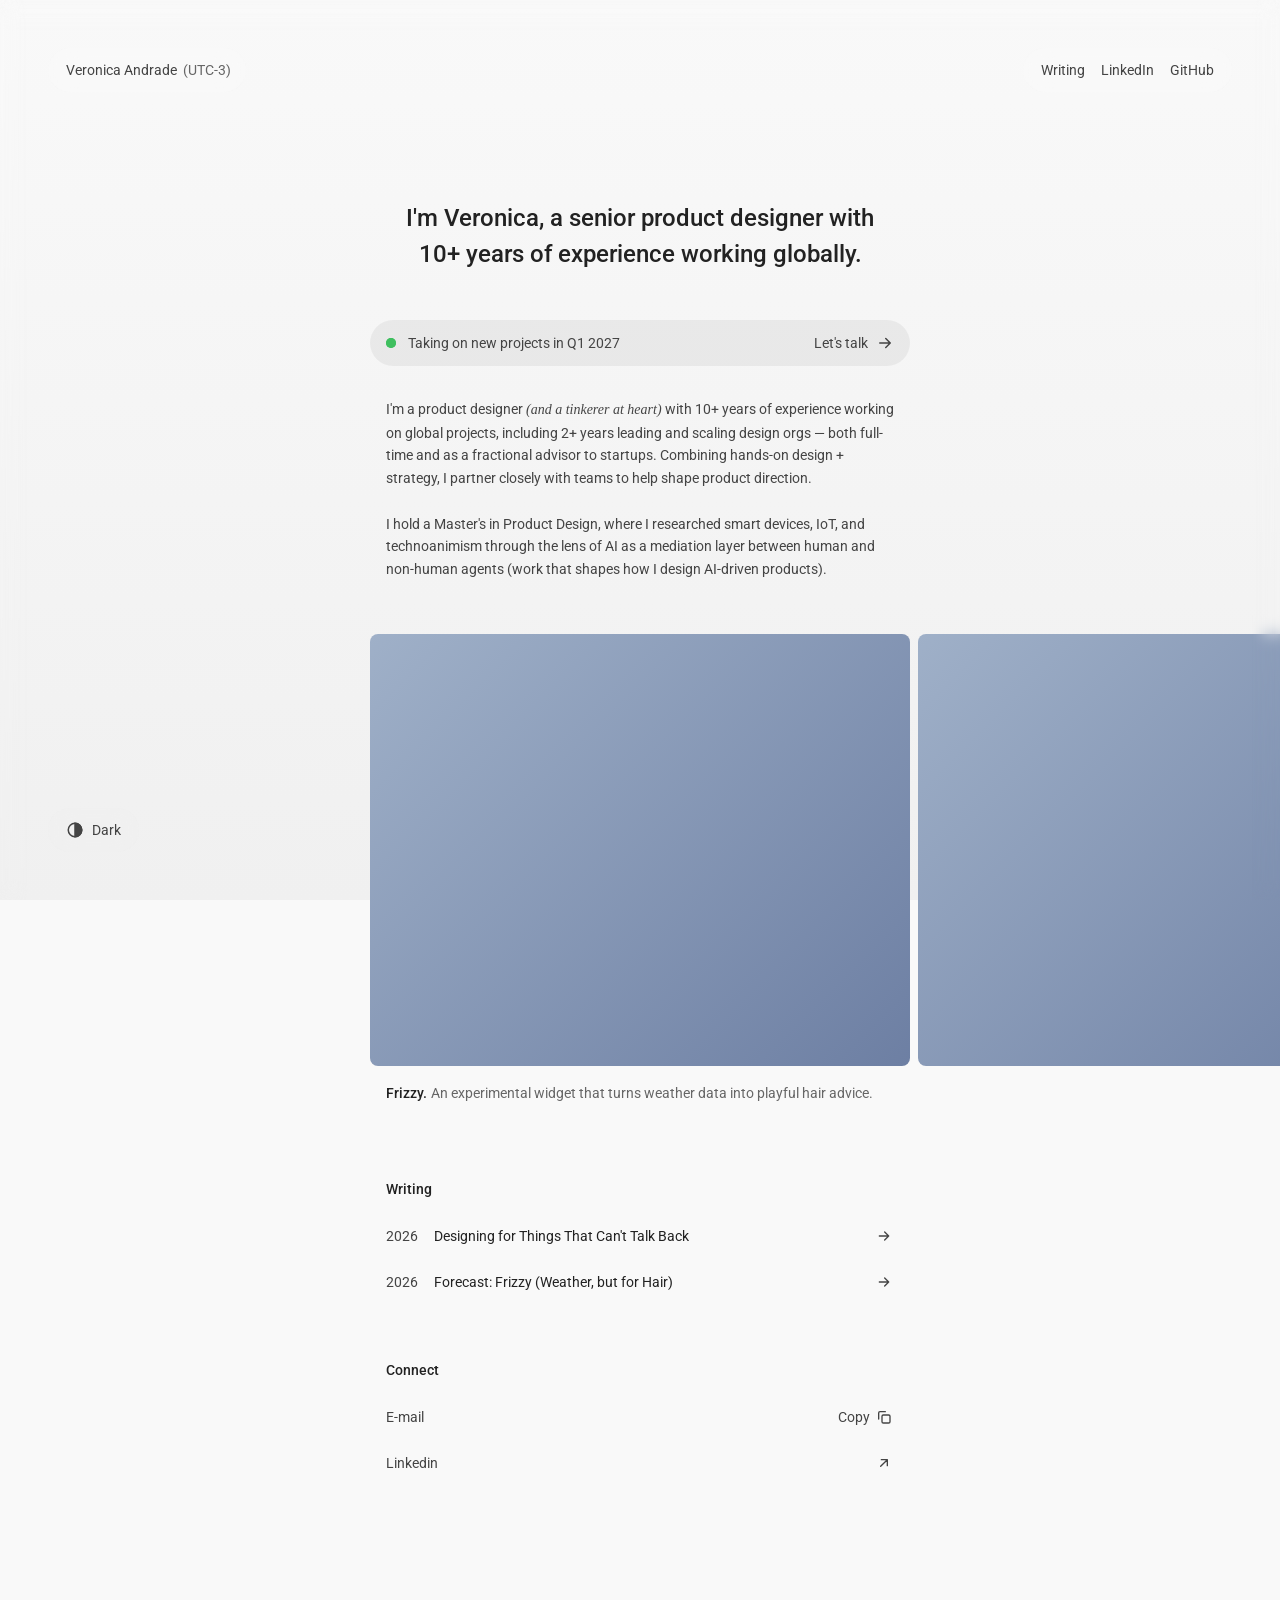
<file: index.html>
<!DOCTYPE html>
<html lang="en" data-theme="light">
<head>
<script async src="https://www.googletagmanager.com/gtag/js?id=G-G5YCJG9SKV"></script>
<script>
  window.dataLayer = window.dataLayer || [];
  function gtag(){dataLayer.push(arguments);}
  gtag('js', new Date());

  gtag('config', 'G-G5YCJG9SKV');
</script>  
<meta charset="UTF-8">
<meta name="viewport" content="width=device-width, initial-scale=1, viewport-fit=cover">
<meta property="og:title" content="Veronica Andrade — Senior Product Designer">
<meta property="og:image" content="https://veronicaandrd.github.io/hello/assets/thumb01.png">
<title>Veronica Andrade — Senior Product Designer</title>
<link rel="preconnect" href="https://fonts.googleapis.com">
<link rel="preconnect" href="https://fonts.gstatic.com" crossorigin>
<link href="https://fonts.googleapis.com/css2?family=Roboto:ital,wght@0,400;0,500;0,700;1,400&display=swap" rel="stylesheet">
<link rel="stylesheet" href="css/styles.css">
<script>try{var t=localStorage.getItem("theme");if(t)document.documentElement.dataset.theme=t}catch(e){}</script>
</head>
<body>

<div class="edge t"></div><div class="edge l"></div><div class="edge r"></div>

<!-- Fixed header -->
<div class="pill pill-name reveal" style="--i:0">
  <a href="/" id="home" aria-label="Veronica Andrade — home">Veronica Andrade</a>
  <span class="tz" tabindex="0" aria-label="Local time in UTC-3">
    <span class="utc">(UTC-3)</span><span class="time" id="time">--:--</span>
  </span>
</div>
<nav class="pill pill-nav reveal" style="--i:0" aria-label="Main">
  <a href="#writing">Writing</a>
  <a href="https://www.linkedin.com/in/veronica-andrade-649806123/" target="_blank" rel="noopener">LinkedIn</a>
  <a href="https://github.com/veronicaandrd" target="_blank" rel="noopener">GitHub</a>
</nav>

<!-- Fixed footer controls -->
<div class="pill pill-theme reveal" style="--i:6">
  <button id="theme" type="button" aria-label="Switch color theme">
    <svg width="18" height="18" viewBox="0 0 24 24" fill="none" stroke="currentColor" stroke-width="2"><circle cx="12" cy="12" r="9"/><path d="M12 3a9 9 0 0 1 0 18z" fill="currentColor"/></svg>
    <span id="theme-label">Dark</span>
  </button>
</div>
<div class="pill pill-top" id="top">
  <button type="button" id="top-btn">Top
    <svg width="16" height="16" viewBox="0 0 24 24" fill="none" stroke="currentColor" stroke-width="2" stroke-linecap="round" stroke-linejoin="round"><path d="M12 19V5M5 12l7-7 7 7"/></svg>
  </button>
</div>

<main>
  <div class="col">
    <h2 class="reveal" style="--i:1">I'm Veronica, a senior product designer with 10+ years of experience working globally.</h1>

    <a class="banner reveal" style="--i:2" href="#contact">
      <span class="status"><span class="dot"></span>Taking on new projects in Q1 2027</span>
      <span class="cta">Let's talk
        <svg width="18" height="18" viewBox="0 0 24 24" fill="none" stroke="currentColor" stroke-width="2" stroke-linecap="round" stroke-linejoin="round"><path d="M5 12h14M13 6l6 6-6 6"/></svg>
      </span>
    </a>

    <div class="intro inset reveal" style="--i:3">
      <p>I'm a product designer <em>(and a tinkerer at heart)</em> with 10+ years of experience working on global projects, including 2+ years leading and scaling design orgs — both full-time and as a fractional advisor to startups. Combining hands-on design + strategy, I partner closely with teams to help shape product direction.</p>
      <p>I hold a Master's in Product Design, where I researched smart devices, IoT, and technoanimism through the lens of AI as a mediation layer between human and non-human agents (work that shapes how I design AI-driven products).</p>
    </div>
  </div>

  <div class="carousel reveal" style="--i:4">
    <div class="track" id="track">
      <a href="https://veronicaandrd.github.io/hello/writing/forecast-frizzy-weather-but-for-hair.html">
      <figure class="slide" style="--w:455px"
        data-title="Frizzy."
        data-caption="An experimental widget that turns weather data into playful hair advice.">
        <video src="assets/frizzy02.mp4" autoplay muted loop playsinline></video>
      </figure>
      </a>
      <a href="https://veronicaandrd.github.io/hello/writing/designing-for-things-that-cant-talk-back.html">
      <figure class="slide" style="--w:496px"
        data-title="Basilio."
        data-caption="Exploring technoanimism through AI-mediated smart devices.">
        <video src="assets/basilio02.mp4" autoplay muted loop playsinline></video>
      </figure>
      </a>
      <figure class="slide not-allowed" style="--w:520px"
        data-title="IBM."
        data-caption="Unlocking revenue potential with AI-Powered deal insights.">
        <video src="assets/enterprise01.mp4" autoplay muted loop playsinline></video>
      </figure>
      <figure class="slide not-allowed" style="--w:520px"
        data-title="Domotica."
        data-caption="A research-driven exploration of sustainable home energy.">
        <img src="assets/glass.png"></video>
      </figure>
      <figure class="slide not-allowed" style="--w:520px"
        data-title="A Prompt a Day."
        data-caption="Daily guided journaling, one prompt at a time.">
        <img src="assets/prompts.png"></video>
      </figure>
    </div>
    <div class="col inset">
      <p class="caption" id="caption" aria-live="polite"></p>
    </div>
  </div>

  <div class="col">
    <section class="block reveal" style="--i:5" id="writing">
      <h3 class="inset">Writing</h3>
      <a class="row" href="./writing/designing-for-things-that-cant-talk-back.html">
        <span class="l"><i>2026</i>Designing for Things That Can't Talk Back</span>
        <span class="r"><svg viewBox="0 0 24 24" fill="none" stroke="currentColor" stroke-width="2" stroke-linecap="round" stroke-linejoin="round"><path d="M5 12h14M13 6l6 6-6 6"/></svg></span>
      </a>
      <a class="row" href="./writing/forecast-frizzy-weather-but-for-hair.html">
        <span class="l"><i>2026</i>Forecast: Frizzy (Weather, but for Hair)</span>
        <span class="r"><svg viewBox="0 0 24 24" fill="none" stroke="currentColor" stroke-width="2" stroke-linecap="round" stroke-linejoin="round"><path d="M5 12h14M13 6l6 6-6 6"/></svg></span>
      </a>
    </section>

    <section class="block reveal" style="--i:5" id="contact">
      <h3 class="inset">Connect</h3>
      <button class="row" type="button" id="copy" data-email="veronicaandrd@gmail.com">
        <span>E-mail</span>
        <span class="r"><span id="copy-label">Copy</span>
          <svg id="copy-icon" viewBox="0 0 24 24" fill="none" stroke="currentColor" stroke-width="2" stroke-linecap="round" stroke-linejoin="round"><rect x="9" y="9" width="12" height="12" rx="2"/><path d="M4 15V6a2 2 0 0 1 2-2h8"/></svg>
        </span>
      </button>
      <a class="row ext" href="https://www.linkedin.com/in/veronica-andrade-649806123/" target="_blank" rel="noopener">
        <span>Linkedin</span>
        <span class="r"><svg viewBox="0 0 24 24" fill="none" stroke="currentColor" stroke-width="2" stroke-linecap="round" stroke-linejoin="round"><path d="M7 17 17 7M8 7h9v9"/></svg></span>
      </a>
    </section>
  </div>
</main>

<script src="js/main.js" defer></script>
</body>
</html>
</file>
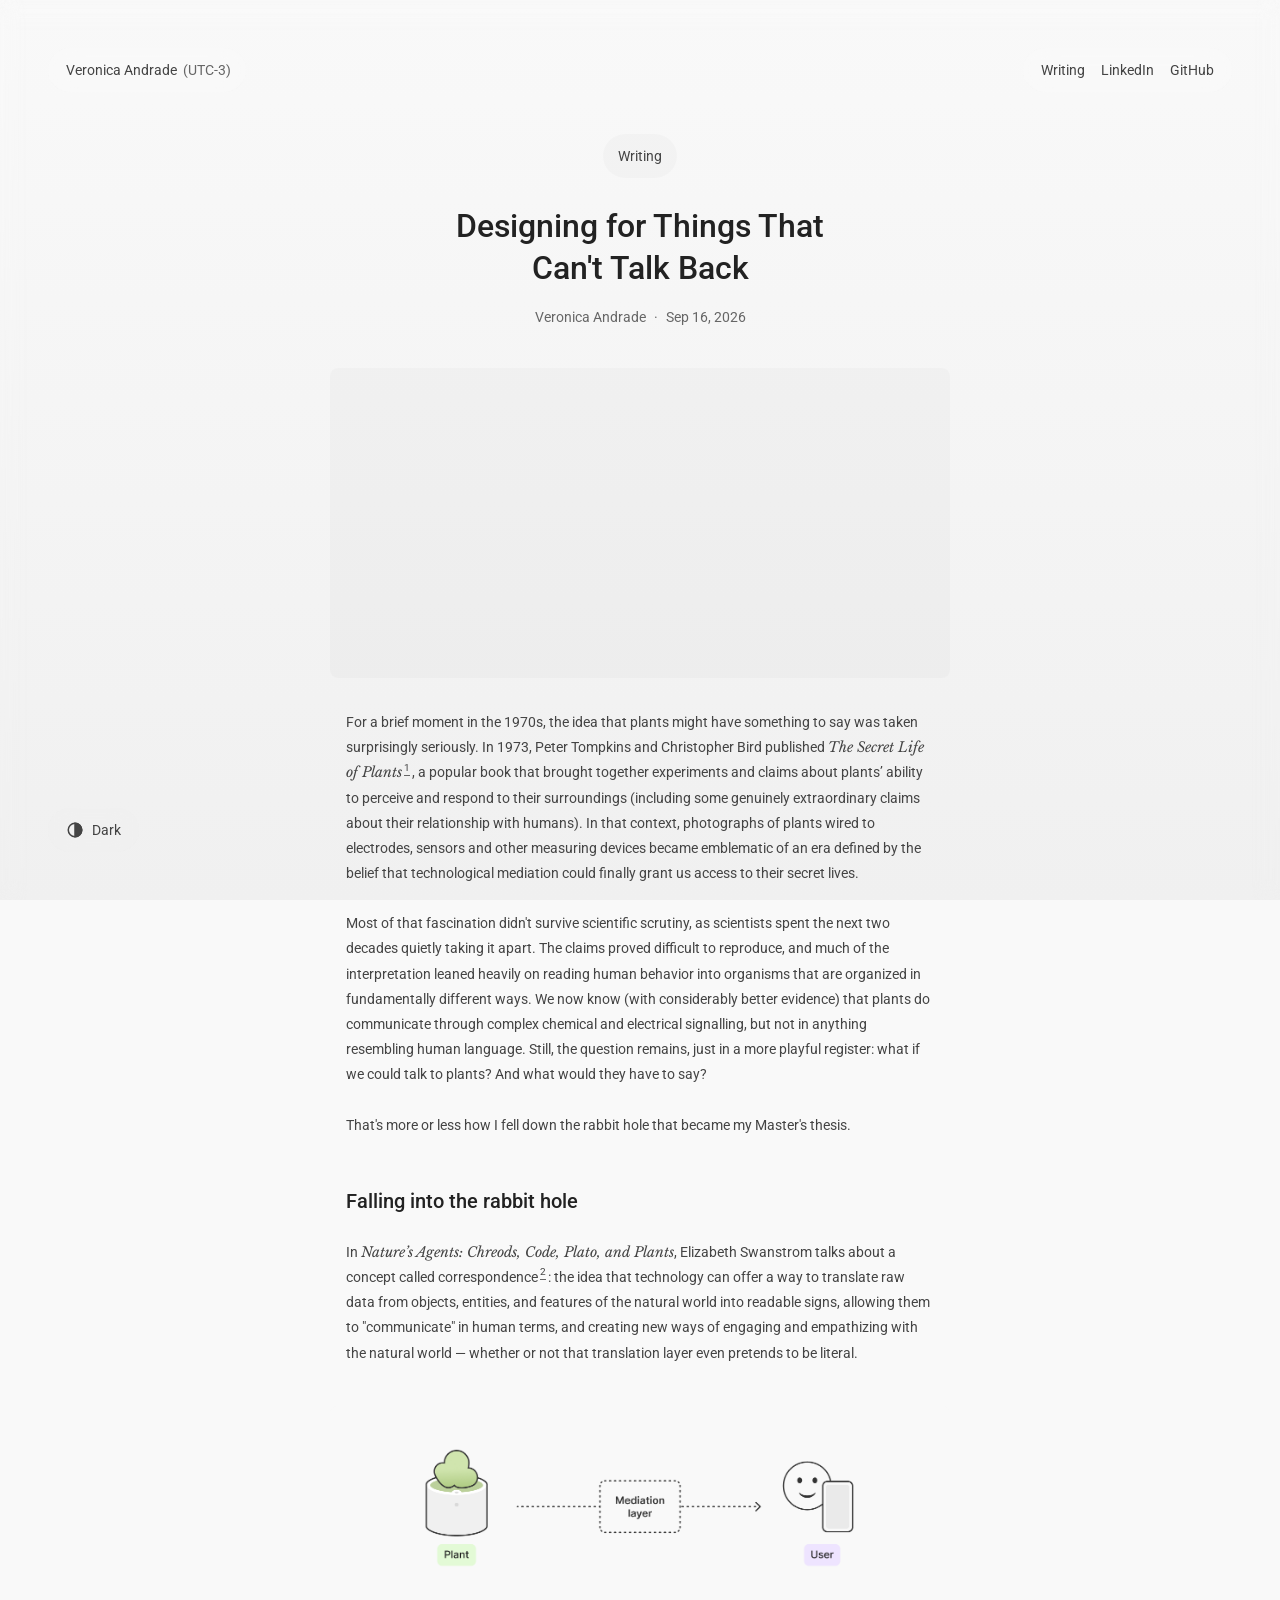
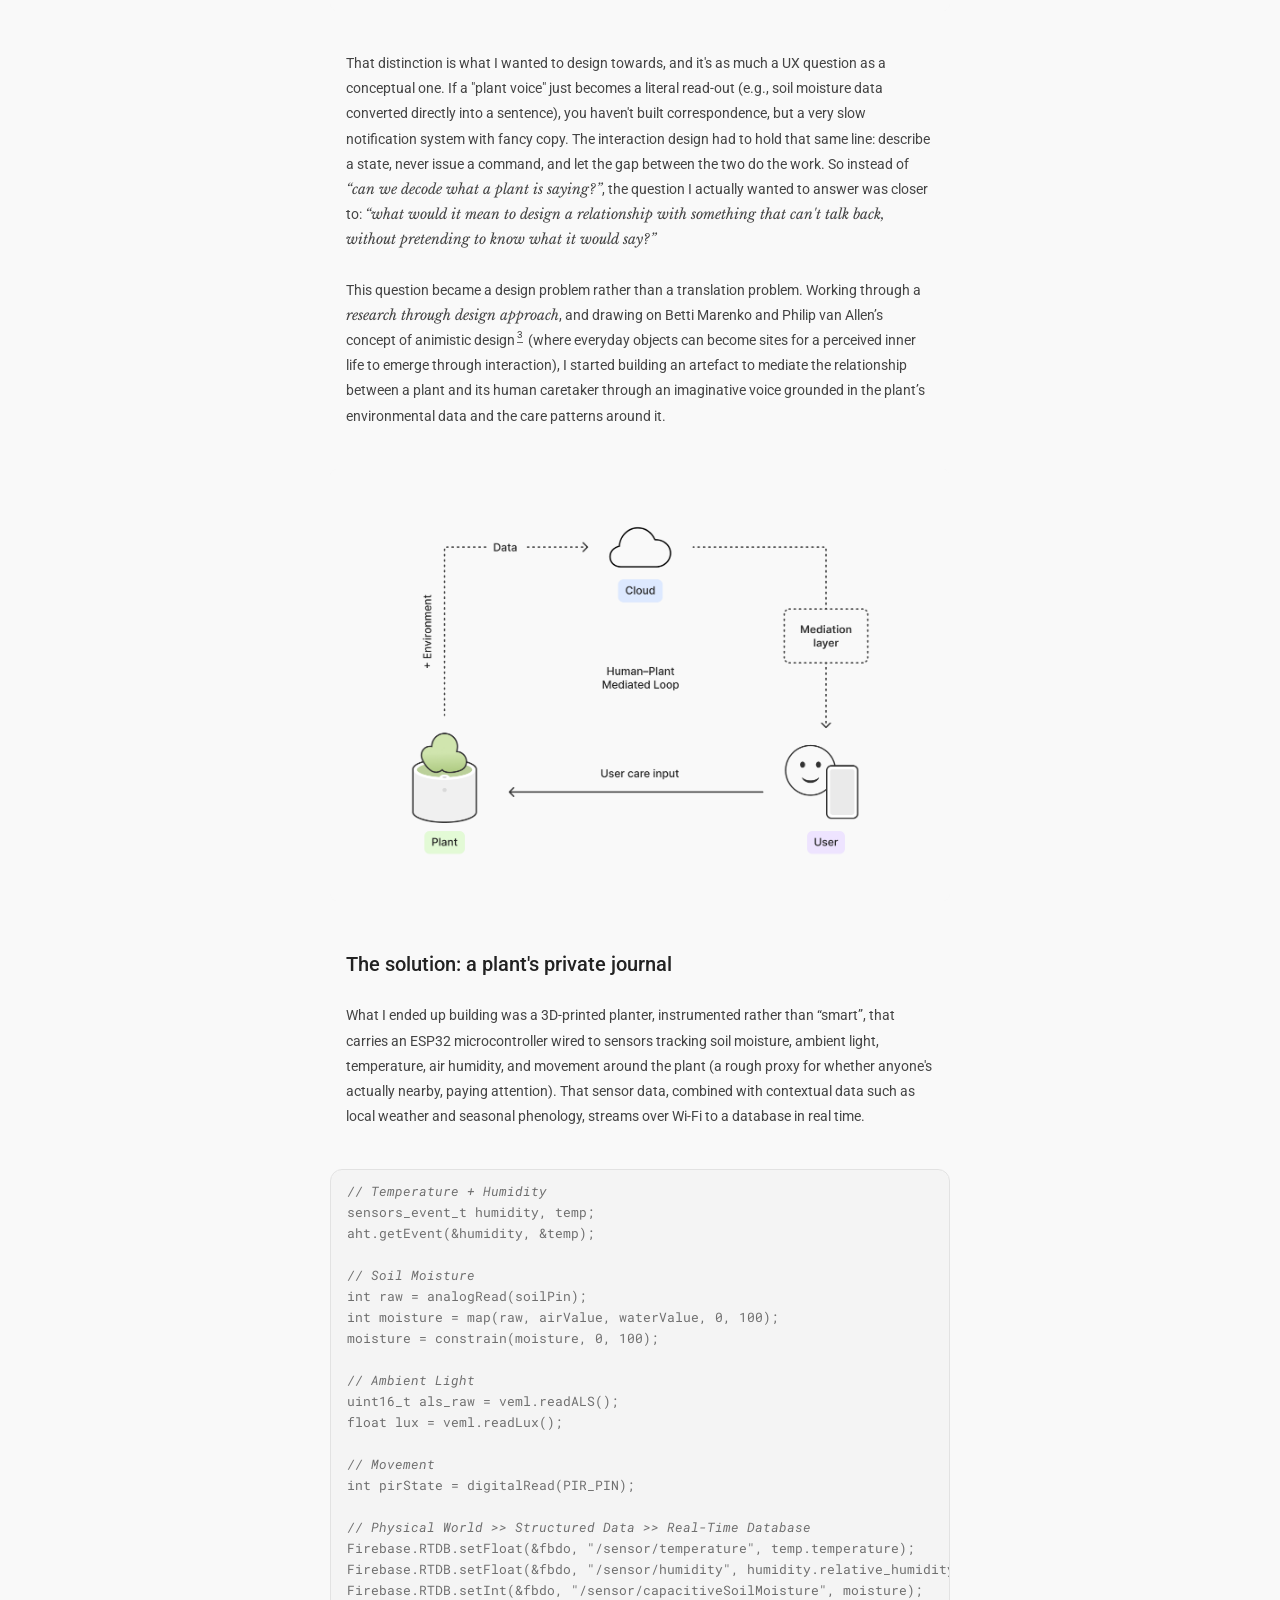
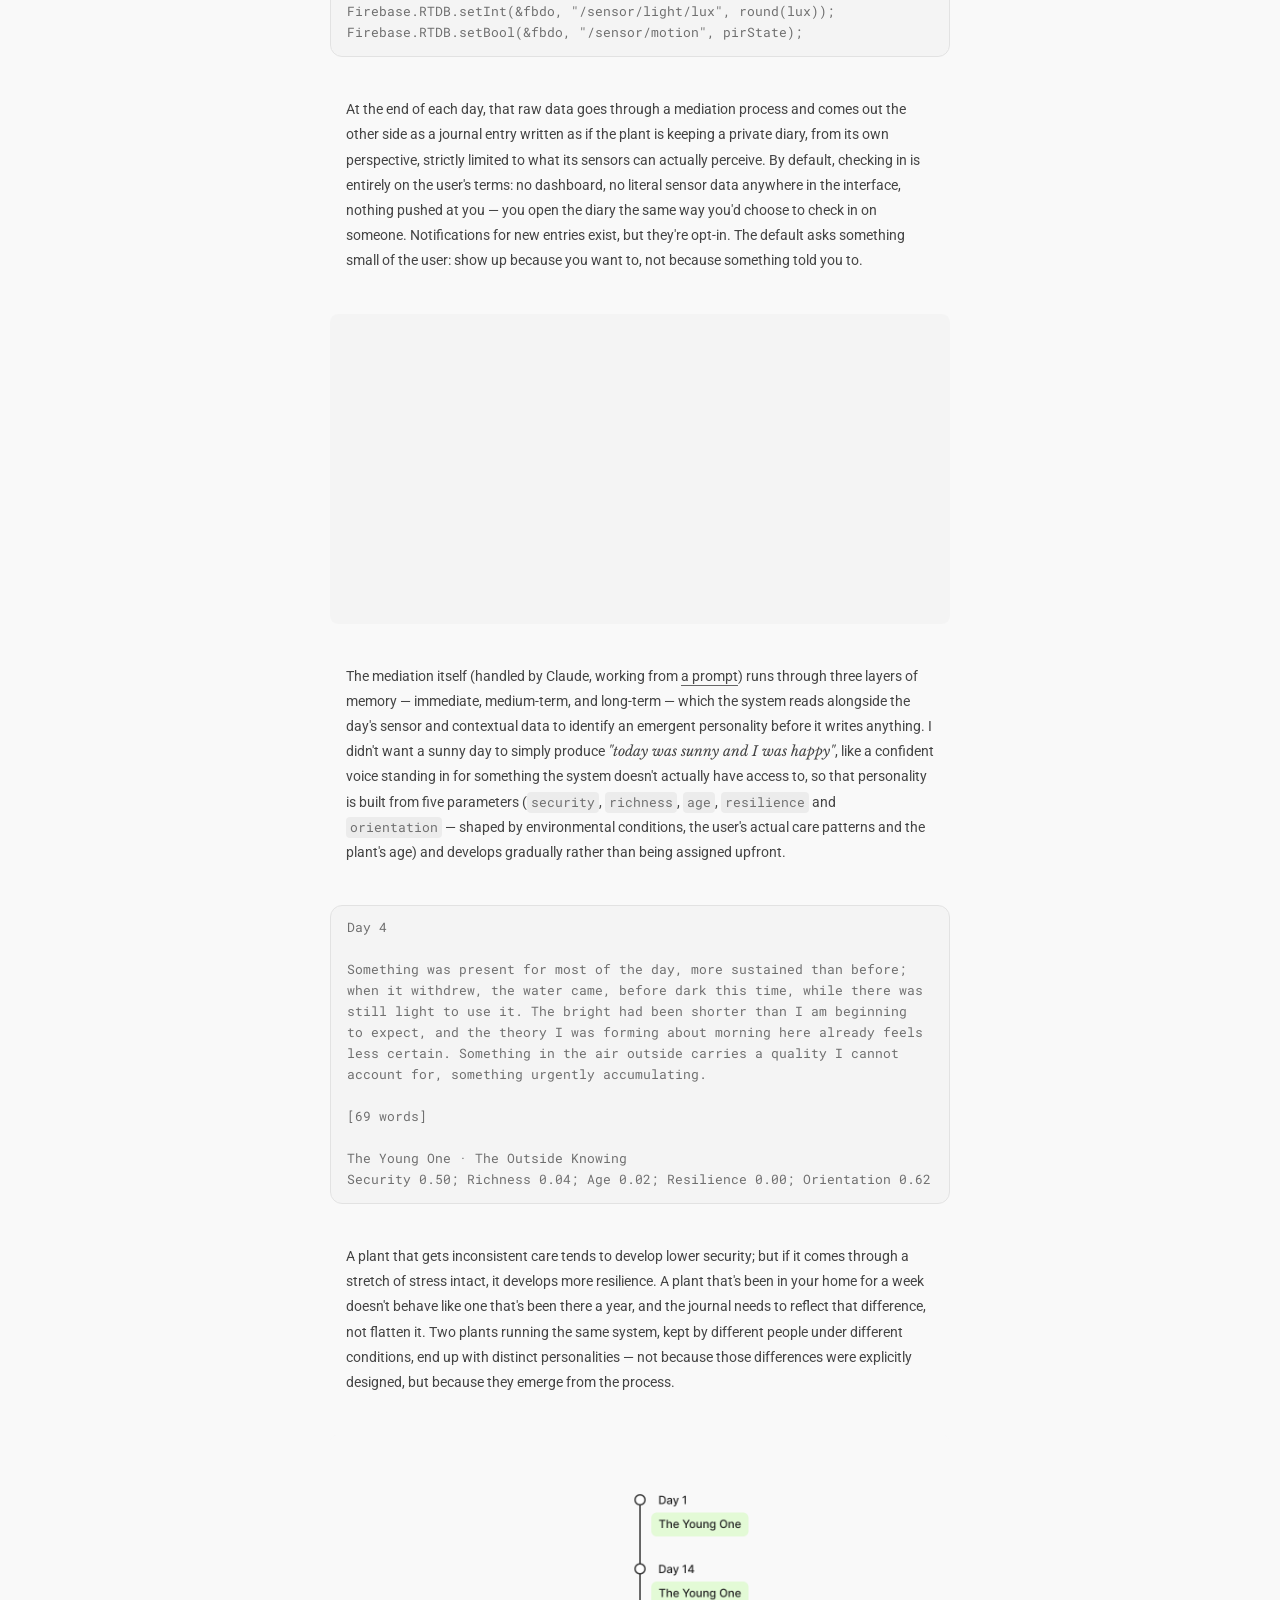
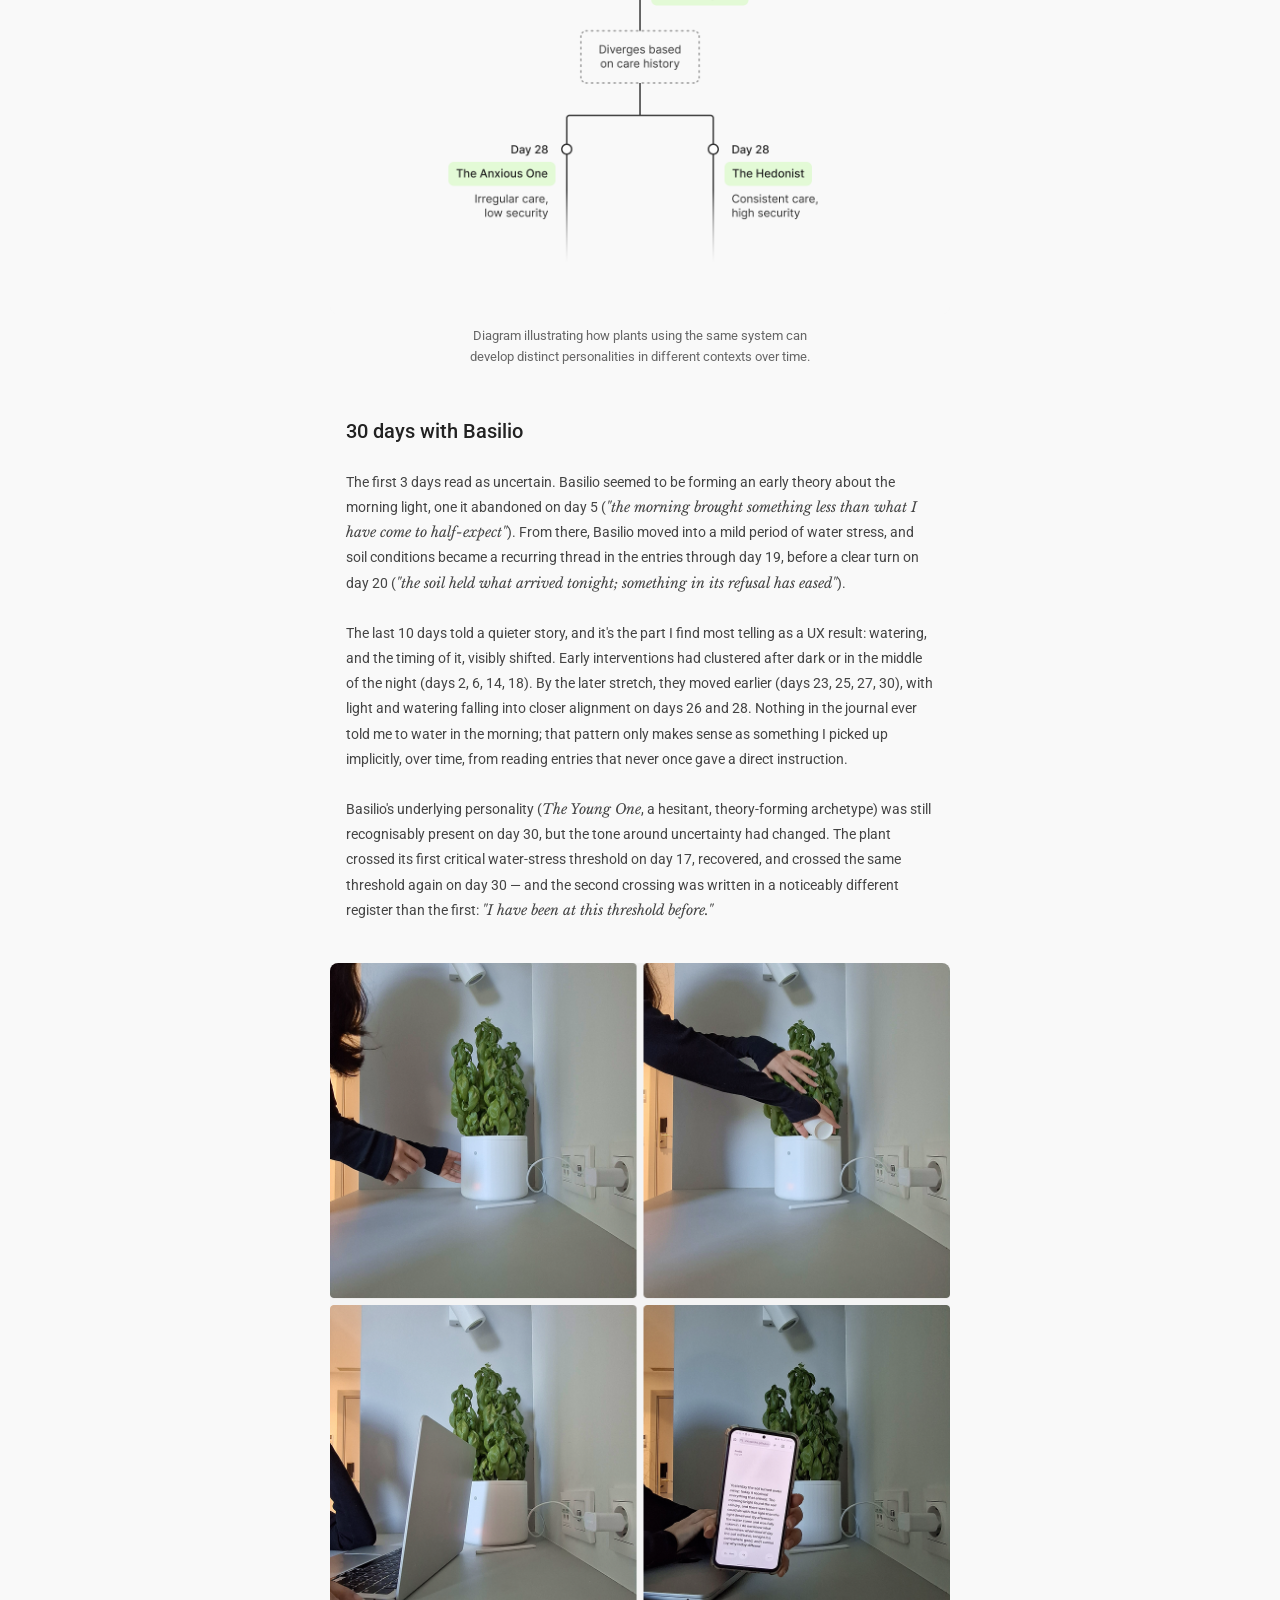
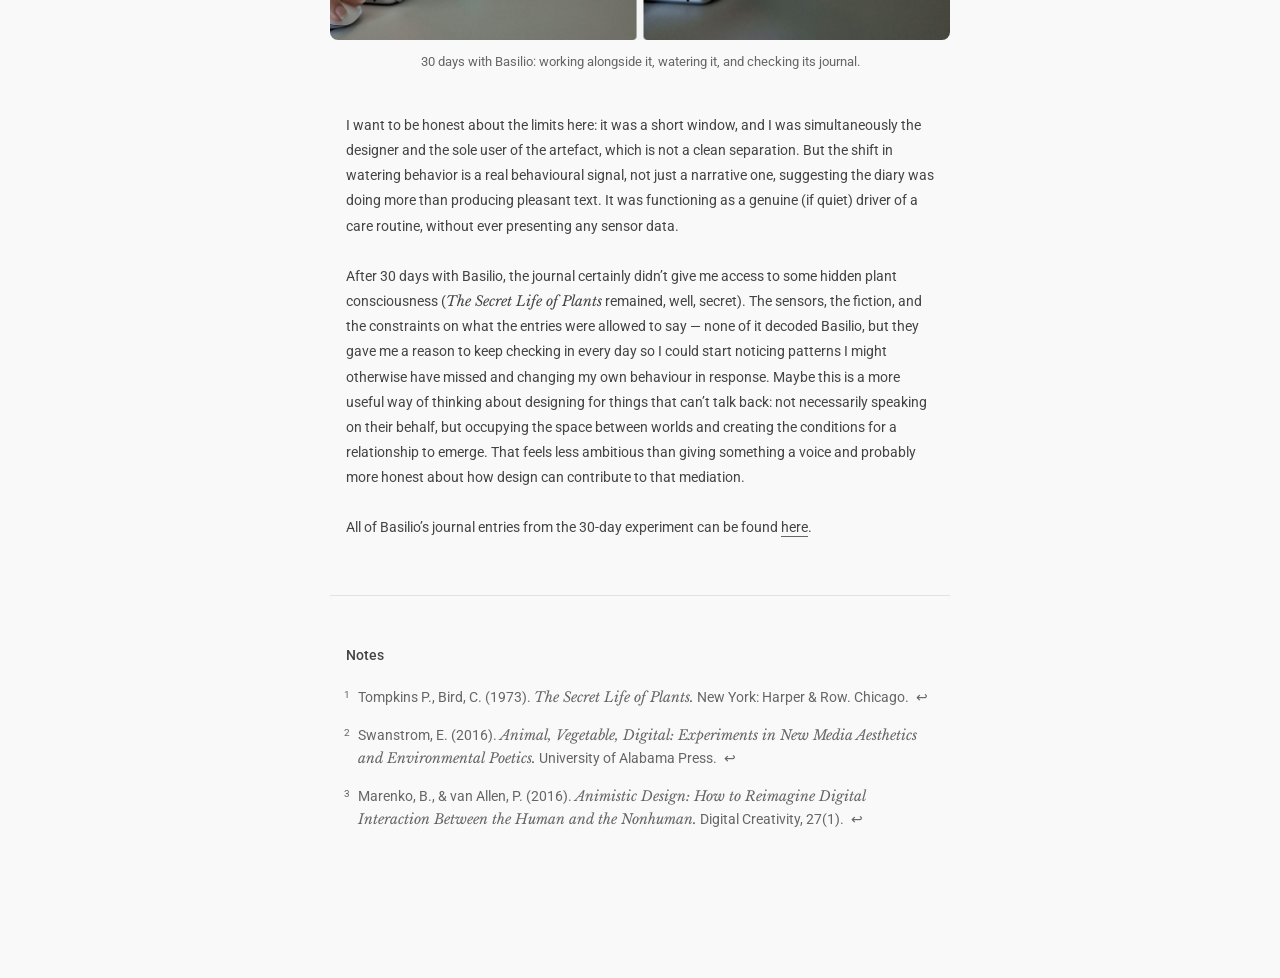
<file: writing/designing-for-things-that-cant-talk-back.html>
<!DOCTYPE html>
<html lang="en" data-theme="light">
<head>
<script async src="https://www.googletagmanager.com/gtag/js?id=G-G5YCJG9SKV"></script>
<script>
  window.dataLayer = window.dataLayer || [];
  function gtag(){dataLayer.push(arguments);}
  gtag('js', new Date());

  gtag('config', 'G-G5YCJG9SKV');
</script>  
<meta charset="UTF-8">
<meta name="viewport" content="width=device-width, initial-scale=1, viewport-fit=cover">
<title>Designing for Things That Can't Talk Back — Veronica Andrade</title>
<meta name="description" content="Designing for Things That Can't Talk Back, by Veronica Andrade.">
<script>try{var t=localStorage.getItem("theme");if(t)document.documentElement.dataset.theme=t}catch(e){}</script>
<link rel="preconnect" href="https://fonts.googleapis.com">
<link rel="preconnect" href="https://fonts.gstatic.com" crossorigin>
<link href="https://fonts.googleapis.com/css2?family=Roboto:ital,wght@0,400;0,500;0,700;1,400&display=swap" rel="stylesheet">
<link href="https://fonts.googleapis.com/css2?family=Roboto+Mono:wght@400;500&display=swap" rel="stylesheet">
<link href="https://fonts.googleapis.com/css2?family=Libre+Baskerville:ital@0;1&display=swap" rel="stylesheet">
<link rel="stylesheet" href="../css/styles.css">
<script src="../js/main.js" defer></script>
</head>
<body>

<div class="edge t"></div><div class="edge l"></div><div class="edge r"></div>

<div class="pill pill-name reveal" style="--i:0">
  <a href="../index.html" id="home" aria-label="Veronica Andrade — home">Veronica Andrade</a>
  <span class="tz" tabindex="0" aria-label="Local time in UTC-3">
    <span class="utc">(UTC-3)</span><span class="time" id="time">--:--</span>
  </span>
</div>
<nav class="pill pill-nav reveal" style="--i:0" aria-label="Main">
  <a href="../index.html#writing">Writing</a>
  <a href="https://www.linkedin.com/in/your-handle" target="_blank" rel="noopener">LinkedIn</a>
  <a href="https://github.com/your-handle" target="_blank" rel="noopener">GitHub</a>
</nav>
<div class="pill pill-theme reveal" style="--i:6">
  <button id="theme" type="button" aria-label="Switch color theme">
    <svg width="18" height="18" viewBox="0 0 24 24" fill="none" stroke="currentColor" stroke-width="2"><circle cx="12" cy="12" r="9"/><path d="M12 3a9 9 0 0 1 0 18z" fill="currentColor"/></svg>
    <span id="theme-label">Dark</span>
  </button>
</div>
<div class="pill pill-top" id="top">
  <button type="button" id="top-btn">Top
    <svg width="16" height="16" viewBox="0 0 24 24" fill="none" stroke="currentColor" stroke-width="2" stroke-linecap="round" stroke-linejoin="round"><path d="M12 19V5M5 12l7-7 7 7"/></svg>
  </button>
</div>

<main class="article">
  <article class="col">
    <header class="article-head">
      <a class="tag reveal" style="--i:1" href="../index.html#writing">Writing</a>
      <h1 class="reveal" style="--i:2">Designing for Things That Can't Talk Back</h1>
      <p class="meta reveal" style="--i:3"><span>Veronica Andrade</span><span aria-hidden="true">·</span><time datetime="2026-09-16">Sep 16, 2026</time></p>
    </header>

    <!-- Media: <figure class="fig"> works anywhere in .prose. Use <img> or <video autoplay muted loop playsinline>. Set --ar to the width/height ratio. -->
    <figure class="fig reveal" style="--i:4;--ar:1.84">
      <video src="../assets/basilio02.mp4" autoplay muted loop playsinline>
    </figure>

    <div class="prose reveal" style="--i:5">
      <p>For a brief moment in the 1970s, the idea that plants might have something to say was taken surprisingly seriously. In 1973, Peter Tompkins and Christopher Bird published <em>The Secret Life of Plants</em><sup class="fnref" id="fnref1"><a href="#fn1" aria-label="Footnote 1">1</a></sup>, a popular book that brought together experiments and claims about plants’ ability to perceive and respond to their surroundings (including some genuinely extraordinary claims about their relationship with humans). In that context, photographs of plants wired to electrodes, sensors and other measuring devices became emblematic of an era defined by the belief that technological mediation could finally grant us access to their secret lives.</p>

      <p>Most of that fascination didn't survive scientific scrutiny, as scientists spent the next two decades quietly taking it apart. The claims proved difficult to reproduce, and much of the interpretation leaned heavily on reading human behavior into organisms that are organized in fundamentally different ways. We now know (with considerably better evidence) that plants do communicate through complex chemical and electrical signalling, but not in anything resembling human language. Still, the question remains, just in a more playful register: what if we could talk to plants? And what would they have to say?</p>

      <p>That's more or less how I fell down the rabbit hole that became my Master's thesis.</p>

      <h2>Falling into the rabbit hole</h2>

      <p>In <em>Nature’s Agents: Chreods, Code, Plato, and Plants</em>, Elizabeth Swanstrom talks about a concept called correspondence<sup class="fnref" id="fnref2"><a href="#fn2" aria-label="Footnote 2">2</a></sup>: the idea that technology can offer a way to translate raw data from objects, entities, and features of the natural world into readable signs, allowing them to "communicate" in human terms, and creating new ways of engaging and empathizing with the natural world — whether or not that translation layer even pretends to be literal.</p>

      <figure class="fig reveal" style="--i:4;--ar:1.84">
        <img src="../assets/img02.png" alt="Basilio app on a phone over botanical illustrations">
      </figure>

      <p>That distinction is what I wanted to design towards, and it's as much a UX question as a conceptual one. If a "plant voice" just becomes a literal read-out (e.g., soil moisture data converted directly into a sentence), you haven't built correspondence, but a very slow notification system with fancy copy. The interaction design had to hold that same line: describe a state, never issue a command, and let the gap between the two do the work. So instead of <em>“can we decode what a plant is saying?”</em>, the question I actually wanted to answer was closer to: <em>“what would it mean to design a relationship with something that can't talk back, without pretending to know what it would say?”</em></p>

      <p>This question became a design problem rather than a translation problem. Working through a <em>research through design approach</em>, and drawing on Betti Marenko and Philip van Allen’s concept of animistic design<sup class="fnref" id="fnref3"><a href="#fn3" aria-label="Footnote 3">3</a></sup> (where everyday objects can become sites for a perceived inner life to emerge through interaction), I started building an artefact to mediate the relationship between a plant and its human caretaker through an imaginative voice grounded in the plant’s environmental data and the care patterns around it.</p>

      <figure class="fig reveal" style="--i:4;--ar:1.84">
        <img src="../assets/img01.png" alt="Basilio app on a phone over botanical illustrations">
      </figure>
      
      <h2>The solution: a plant's private journal</h2>
      
      <p>What I ended up building was a 3D-printed planter, instrumented rather than “smart”, that carries an ESP32 microcontroller wired to sensors tracking soil moisture, ambient light, temperature, air humidity, and movement around the plant (a rough proxy for whether anyone's actually nearby, paying attention). That sensor data, combined with contextual data such as local weather and seasonal phenology, streams over Wi-Fi to a database in real time.</p>
    
      <pre class="code" tabindex="0"><code><em>// Temperature + Humidity</em>
sensors_event_t humidity, temp;
aht.getEvent(&humidity, &temp);
        
<em>// Soil Moisture</em>
int raw = analogRead(soilPin);
int moisture = map(raw, airValue, waterValue, 0, 100);
moisture = constrain(moisture, 0, 100);
        
<em>// Ambient Light</em>
uint16_t als_raw = veml.readALS();
float lux = veml.readLux();
        
<em>// Movement</em>
int pirState = digitalRead(PIR_PIN);
      
<em>// Physical World >> Structured Data >> Real-Time Database</em>
Firebase.RTDB.setFloat(&fbdo, "/sensor/temperature", temp.temperature);
Firebase.RTDB.setFloat(&fbdo, "/sensor/humidity", humidity.relative_humidity);
Firebase.RTDB.setInt(&fbdo, "/sensor/capacitiveSoilMoisture", moisture);
Firebase.RTDB.setInt(&fbdo, "/sensor/light/lux", round(lux));
Firebase.RTDB.setBool(&fbdo, "/sensor/motion", pirState);</code></pre>   
      
      <p>At the end of each day, that raw data goes through a mediation process and comes out the other side as a journal entry written as if the plant is keeping a private diary, from its own perspective, strictly limited to what its sensors can actually perceive. By default, checking in is entirely on the user's terms: no dashboard, no literal sensor data anywhere in the interface, nothing pushed at you — you open the diary the same way you'd choose to check in on someone. Notifications for new entries exist, but they're opt-in. The default asks something small of the user: show up because you want to, not because something told you to.</p>

      <figure class="fig reveal" style="--i:4;--ar:1.84">
        <video src="../assets/basilio04.mp4" autoplay muted loop playsinline>
      </figure>

      <p>The mediation itself (handled by Claude, working from <a target="_blank" href="https://github.com/veronicaandrd/basilio/blob/main/prompt/journal_prompt_v26.md">a prompt</a>) runs through three layers of memory — immediate, medium-term, and long-term — which the system reads alongside the day's sensor and contextual data to identify an emergent personality before it writes anything. I didn't want a sunny day to simply produce <em>"today was sunny and I was happy"</em>, like a confident voice standing in for something the system doesn't actually have access to, so that personality is built from five parameters (<code>security</code>, <code>richness</code>, <code>age</code>, <code>resilience</code> and <code>orientation</code> — shaped by environmental conditions, the user's actual care patterns and the plant's age) and develops gradually rather than being assigned upfront.</p>

      <pre class="code" tabindex="0"><code>Day 4
        
Something was present for most of the day, more sustained than before; 
when it withdrew, the water came, before dark this time, while there was 
still light to use it. The bright had been shorter than I am beginning 
to expect, and the theory I was forming about morning here already feels 
less certain. Something in the air outside carries a quality I cannot 
account for, something urgently accumulating.

[69 words]
        
The Young One · The Outside Knowing
Security 0.50; Richness 0.04; Age 0.02; Resilience 0.00; Orientation 0.62</code></pre>

      <p>A plant that gets inconsistent care tends to develop lower security; but if it comes through a stretch of stress intact, it develops more resilience. A plant that's been in your home for a week doesn't behave like one that's been there a year, and the journal needs to reflect that difference, not flatten it. Two plants running the same system, kept by different people under different conditions, end up with distinct personalities — not because those differences were explicitly designed, but because they emerge from the process.</p>

      <figure class="fig reveal" style="--i:4;--ar:1.84">
        <img src="../assets/img04.png" alt="Basilio app on a phone over botanical illustrations">
        <figcaption>Diagram illustrating how plants using the same system can develop distinct personalities in different contexts over time.</figcaption>
      </figure>

      <h2>30 days with Basilio</h2>

      <p>The first 3 days read as uncertain. Basilio seemed to be forming an early theory about the morning light, one it abandoned on day 5 (<em>"the morning brought something less than what I have come to half-expect"</em>). From there, Basilio moved into a mild period of water stress, and soil conditions became a recurring thread in the entries through day 19, before a clear turn on day 20 (<em>"the soil held what arrived tonight; something in its refusal has eased"</em>).</p>

      <p>The last 10 days told a quieter story, and it's the part I find most telling as a UX result: watering, and the timing of it, visibly shifted. Early interventions had clustered after dark or in the middle of the night (days 2, 6, 14, 18). By the later stretch, they moved earlier (days 23, 25, 27, 30), with light and watering falling into closer alignment on days 26 and 28. Nothing in the journal ever told me to water in the morning; that pattern only makes sense as something I picked up implicitly, over time, from reading entries that never once gave a direct instruction.      </p>

      <p>Basilio's underlying personality (<em>The Young One</em>, a hesitant, theory-forming archetype) was still recognisably present on day 30, but the tone around uncertainty had changed. The plant crossed its first critical water-stress threshold on day 17, recovered, and crossed the same threshold again on day 30 — and the second crossing was written in a noticeably different register than the first: <em>"I have been at this threshold before."</em></p>

      <figure class="fig reveal" style="--i:4;--ar:1.84">
        <img src="../assets/img05.png">
        <figcaption>30 days with Basilio: working alongside it, watering it, and checking its journal.</figcaption>
      </figure>

      <p>I want to be honest about the limits here: it was a short window, and I was simultaneously the designer and the sole user of the artefact, which is not a clean separation. But the shift in watering behavior is a real behavioural signal, not just a narrative one, suggesting the diary was doing more than producing pleasant text. It was functioning as a genuine (if quiet) driver of a care routine, without ever presenting any sensor data.</p>

      <p>After 30 days with Basilio, the journal certainly didn’t give me access to some hidden plant consciousness (<em>The Secret Life of Plants</em> remained, well, secret). The sensors, the fiction, and the constraints on what the entries were allowed to say — none of it decoded Basilio, but they gave me a reason to keep checking in every day so I could start noticing patterns I might otherwise have missed and changing my own behaviour in response. Maybe this is a more useful way of thinking about designing for things that can’t talk back: not necessarily speaking on their behalf, but occupying the space between worlds and creating the conditions for a relationship to emerge. That feels less ambitious than giving something a voice and probably more honest about how design can contribute to that mediation.</p>

      <p>All of Basilio’s journal entries from the 30-day experiment can be found <a target="_blank" href="https://veronicaandrd.github.io/basilio/archive.html">here</a>.</p>


      <aside class="footnotes" aria-labelledby="notes-title">
        <h3 id="notes-title">Notes</h3>
        <ol>
          <li id="fn1"><sup>1</sup><span>Tompkins P., Bird, C. (1973). <em>The Secret Life of Plants.</em> New York: Harper & Row. Chicago. <a class="back" href="#fnref1" aria-label="Back to text">↩</a></span></li>
          <li id="fn2"><sup>2</sup><span>Swanstrom, E. (2016). <em>Animal, Vegetable, Digital: Experiments in New Media Aesthetics and Environmental Poetics.</em> University of Alabama Press. <a class="back" href="#fnref2" aria-label="Back to text">↩</a></span></li>
          <li id="fn3"><sup>3</sup><span>Marenko, B., & van Allen, P. (2016). <em>Animistic Design: How to Reimagine Digital Interaction Between the Human and the Nonhuman.</em> Digital Creativity, 27(1). <a class="back" href="#fnref3" aria-label="Back to text">↩</a></span></li>
        </ol>
      </aside>
    </div>
  </article>
</main>

</body>
</html>
</file>
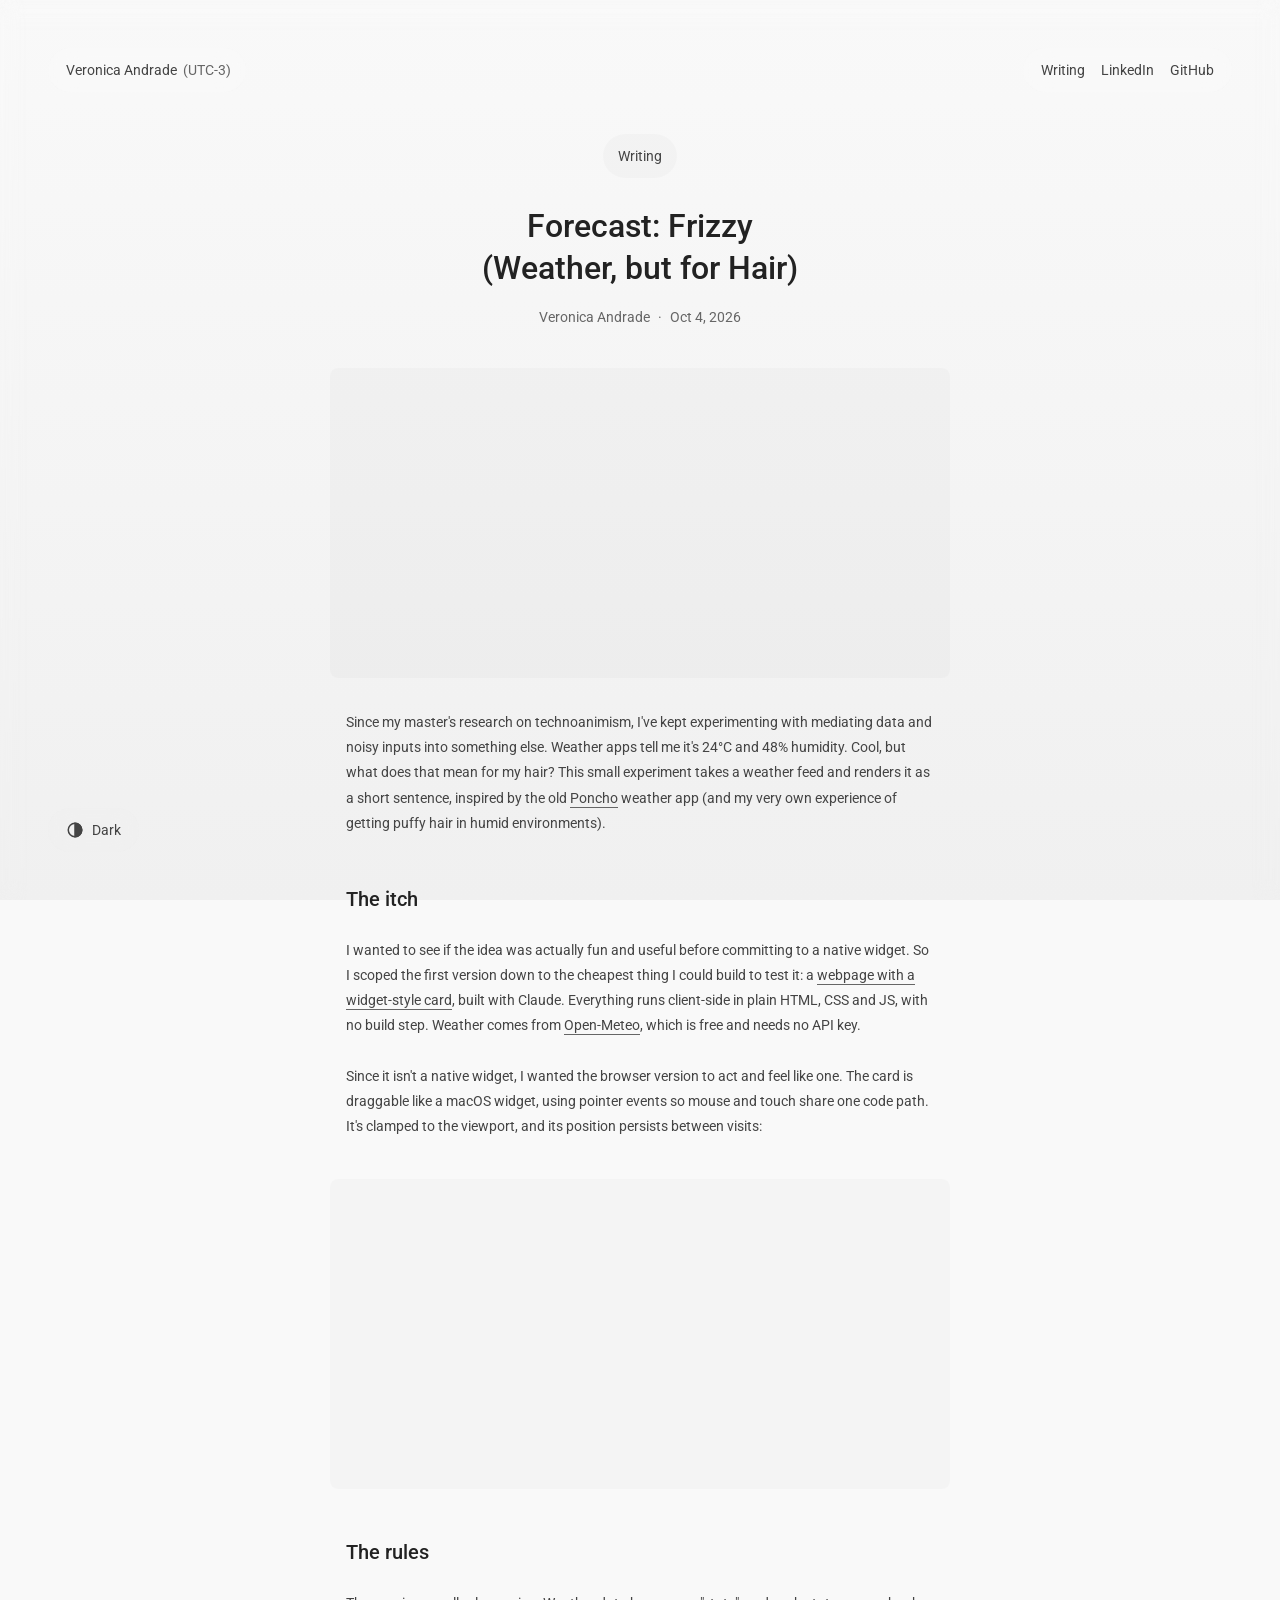
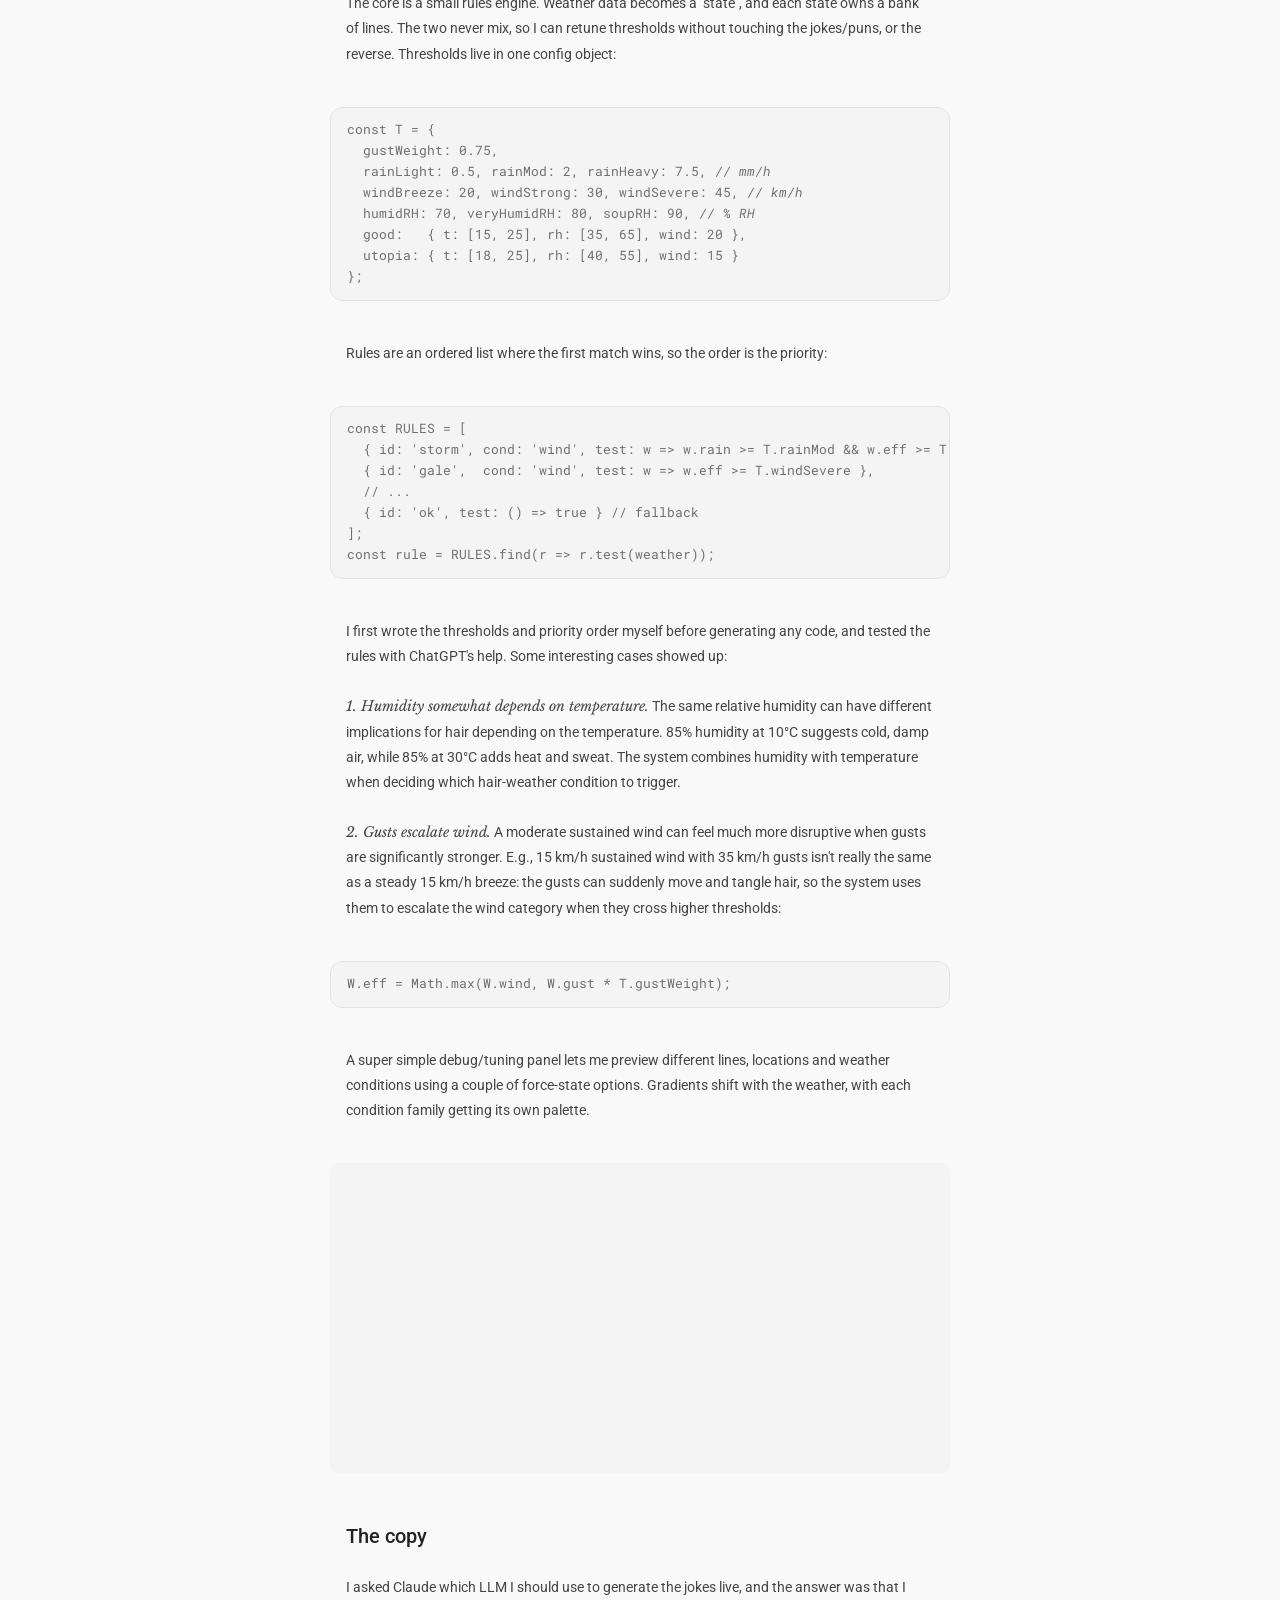
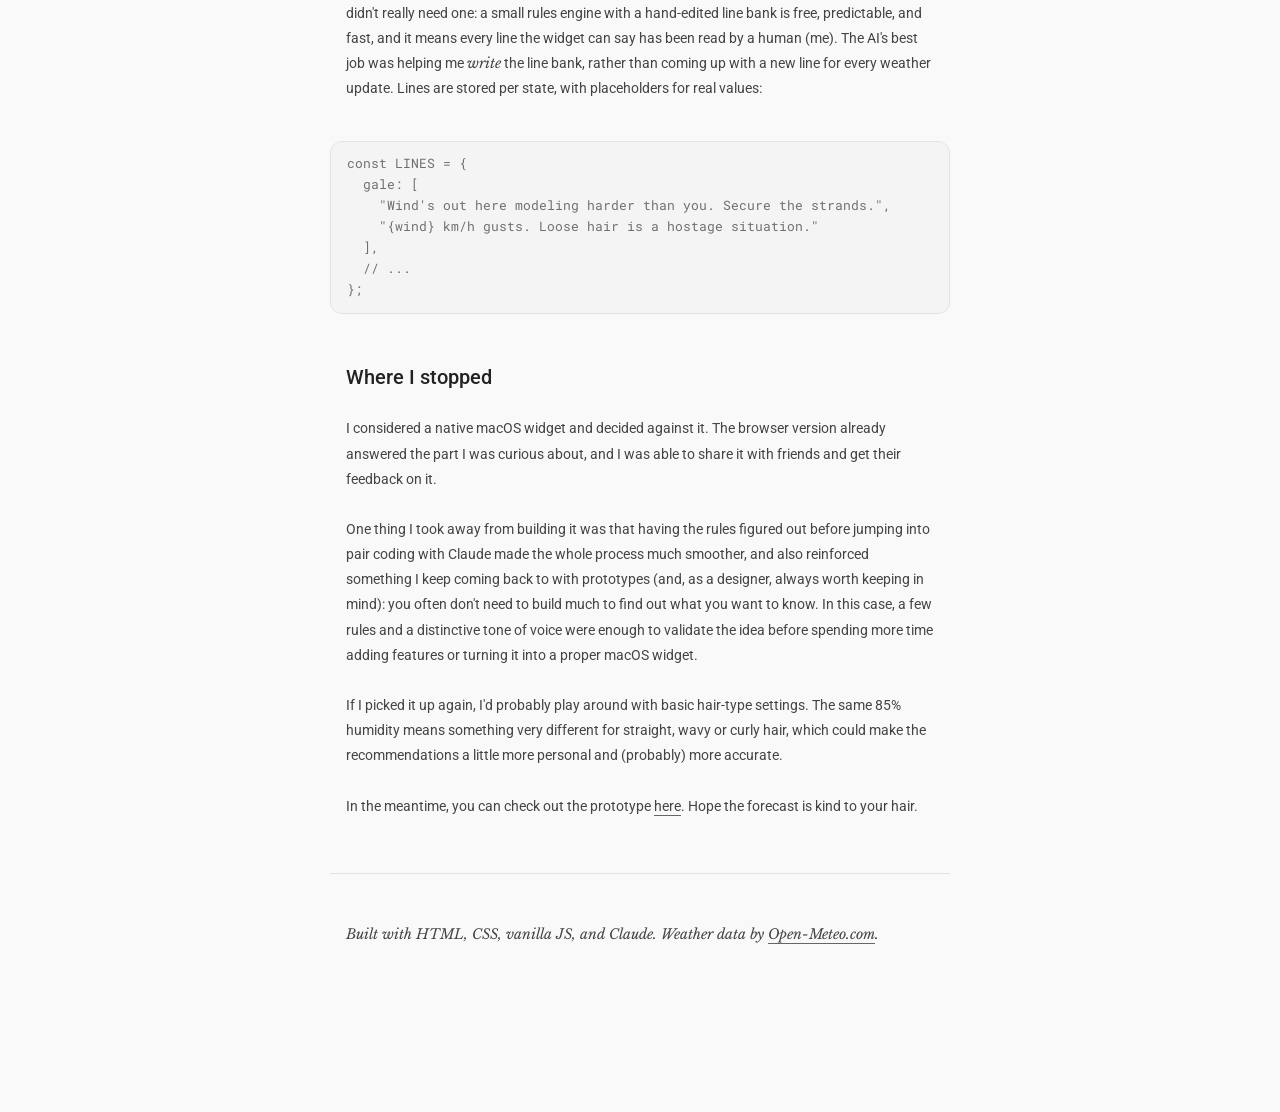
<file: writing/forecast-frizzy-weather-but-for-hair.html>
<!DOCTYPE html>
<html lang="en" data-theme="light">
<head>
<script async src="https://www.googletagmanager.com/gtag/js?id=G-G5YCJG9SKV"></script>
<script>
  window.dataLayer = window.dataLayer || [];
  function gtag(){dataLayer.push(arguments);}
  gtag('js', new Date());

  gtag('config', 'G-G5YCJG9SKV');
</script>  
<meta charset="UTF-8">
<meta name="viewport" content="width=device-width, initial-scale=1, viewport-fit=cover">
<title>Forecast: Frizzy (Weather, but for Hair) — Veronica Andrade</title>
<meta name="description" content="Designing for Things That Can't Talk Back, by Veronica Andrade.">
<script>try{var t=localStorage.getItem("theme");if(t)document.documentElement.dataset.theme=t}catch(e){}</script>
<link rel="preconnect" href="https://fonts.googleapis.com">
<link rel="preconnect" href="https://fonts.gstatic.com" crossorigin>
<link href="https://fonts.googleapis.com/css2?family=Roboto:ital,wght@0,400;0,500;0,700;1,400&display=swap" rel="stylesheet">
<link href="https://fonts.googleapis.com/css2?family=Roboto+Mono:wght@400;500&display=swap" rel="stylesheet">
<link href="https://fonts.googleapis.com/css2?family=Libre+Baskerville:ital@0;1&display=swap" rel="stylesheet">
<link rel="stylesheet" href="../css/styles.css">
<script src="../js/main.js" defer></script>
</head>
<body>

<div class="edge t"></div><div class="edge l"></div><div class="edge r"></div>

<div class="pill pill-name reveal" style="--i:0">
  <a href="../index.html" id="home" aria-label="Veronica Andrade — home">Veronica Andrade</a>
  <span class="tz" tabindex="0" aria-label="Local time in UTC-3">
    <span class="utc">(UTC-3)</span><span class="time" id="time">--:--</span>
  </span>
</div>
<nav class="pill pill-nav reveal" style="--i:0" aria-label="Main">
  <a href="../index.html#writing">Writing</a>
  <a href="https://www.linkedin.com/in/your-handle" target="_blank" rel="noopener">LinkedIn</a>
  <a href="https://github.com/your-handle" target="_blank" rel="noopener">GitHub</a>
</nav>
<div class="pill pill-theme reveal" style="--i:6">
  <button id="theme" type="button" aria-label="Switch color theme">
    <svg width="18" height="18" viewBox="0 0 24 24" fill="none" stroke="currentColor" stroke-width="2"><circle cx="12" cy="12" r="9"/><path d="M12 3a9 9 0 0 1 0 18z" fill="currentColor"/></svg>
    <span id="theme-label">Dark</span>
  </button>
</div>
<div class="pill pill-top" id="top">
  <button type="button" id="top-btn">Top
    <svg width="16" height="16" viewBox="0 0 24 24" fill="none" stroke="currentColor" stroke-width="2" stroke-linecap="round" stroke-linejoin="round"><path d="M12 19V5M5 12l7-7 7 7"/></svg>
  </button>
</div>

<main class="article">
  <article class="col">
    <header class="article-head">
      <a class="tag reveal" style="--i:1" href="../index.html#writing">Writing</a>
      <h1 class="reveal" style="--i:2">Forecast: Frizzy<br>(Weather, but for Hair)</h1>
      <p class="meta reveal" style="--i:3"><span>Veronica Andrade</span><span aria-hidden="true">·</span><time datetime="2026-09-16">Oct 4, 2026</time></p>
    </header>

    <!-- Media: <figure class="fig"> works anywhere in .prose. Use <img> or <video autoplay muted loop playsinline>. Set --ar to the width/height ratio. -->
    <figure class="fig reveal" style="--i:4;--ar:1.84">
      <video src="../assets/frizzy02.mp4" autoplay muted loop playsinline></video>
    </figure>

    <div class="prose reveal" style="--i:5">
      <p>Since my master's research on technoanimism, I've kept experimenting with mediating data and noisy inputs into something else. Weather apps tell me it's 24°C and 48% humidity. Cool, but what does that mean for my hair? This small experiment takes a weather feed and renders it as a short sentence, inspired by the old <a target="_blank" href="https://medium.com/@hiponcho/giving-weather-a-wake-up-the-poncho-app-a788f0273e27">Poncho</a> weather app (and my very own experience of getting puffy hair in humid environments).</p>

      <h2>The itch</h2>

      <p>I wanted to see if the idea was actually fun and useful before committing to a native widget. So I scoped the first version down to the cheapest thing I could build to test it: a <a href="" target="_blank">webpage with a widget-style card</a>, built with Claude. Everything runs client-side in plain HTML, CSS and JS, with no build step. Weather comes from <a target="_blank" href="https://open-meteo.com/">Open-Meteo</a>, which is free and needs no API key.</p>

      <p>Since it isn't a native widget, I wanted the browser version to act and feel like one. The card is draggable like a macOS widget, using pointer events so mouse and touch share one code path. It's clamped to the viewport, and its position persists between visits:</p>

      <figure class="fig reveal" style="--i:4;--ar:1.84">
        <video src="../assets/frizzy_clip01.mp4" autoplay muted loop playsinline></video>
      </figure>

      <h2>The rules</h2>

      <p>The core is a small rules engine. Weather data becomes a "state", and each state owns a bank of lines. The two never mix, so I can retune thresholds without touching the jokes/puns, or the reverse. Thresholds live in one config object:</p>

      <pre class="code" tabindex="0"><code>const T = {
  gustWeight: 0.75, 
  rainLight: 0.5, rainMod: 2, rainHeavy: 7.5, <em>// mm/h</em>
  windBreeze: 20, windStrong: 30, windSevere: 45, <em>// km/h</em>
  humidRH: 70, veryHumidRH: 80, soupRH: 90, <em>// % RH</em>
  good:   { t: [15, 25], rh: [35, 65], wind: 20 }, 
  utopia: { t: [18, 25], rh: [40, 55], wind: 15 } 
};</code></pre>
      
      <p>Rules are an ordered list where the first match wins, so the order is the priority:</p>

      <pre class="code" tabindex="0"><code>const RULES = [
  { id: 'storm', cond: 'wind', test: w => w.rain >= T.rainMod && w.eff >= T.windStrong },
  { id: 'gale',  cond: 'wind', test: w => w.eff >= T.windSevere },
  // ...
  { id: 'ok', test: () => true } // fallback
];
const rule = RULES.find(r => r.test(weather));</code></pre>
      
      <p>I first wrote the thresholds and priority order myself before generating any code, and tested the rules with ChatGPT's help. Some interesting cases showed up:</p>
      
      <p><em>1. Humidity somewhat depends on temperature.</em> The same relative humidity can have different implications for hair depending on the temperature. 85% humidity at 10°C suggests cold, damp air, while 85% at 30°C adds heat and sweat. The system combines humidity with temperature when deciding which hair-weather condition to trigger.</p>

      <p><em>2. Gusts escalate wind.</em> A moderate sustained wind can feel much more disruptive when gusts are significantly stronger. E.g., 15 km/h sustained wind with 35 km/h gusts isn't really the same as a steady 15 km/h breeze: the gusts can suddenly move and tangle hair, so the system uses them to escalate the wind category when they cross higher thresholds:</p>

      <pre class="code" tabindex="0"><code>W.eff = Math.max(W.wind, W.gust * T.gustWeight);</code></pre>

      <p>A super simple debug/tuning panel lets me preview different lines, locations and weather conditions using a couple of force-state options. Gradients shift with the weather, with each condition family getting its own palette.</p>

      <figure class="fig reveal" style="--i:4;--ar:1.84">
        <video src="../assets/frizzy_clip02.mp4" autoplay muted loop playsinline></video>
      </figure>

      <h2>The copy</h2>

      <p>I asked Claude which LLM I should use to generate the jokes live, and the answer was that I didn't really need one: a small rules engine with a hand-edited line bank is free, predictable, and fast, and it means every line the widget can say has been read by a human (me). The AI's best job was helping me <em>write</em> the line bank, rather than coming up with a new line for every weather update. Lines are stored per state, with placeholders for real values:</p>
      
      <pre class="code" tabindex="0"><code>const LINES = {
  gale: [
    "Wind's out here modeling harder than you. Secure the strands.",
    "{wind} km/h gusts. Loose hair is a hostage situation."
  ],
  // ...
};</code></pre>

      <h2>Where I stopped</h2>

      <p>I considered a native macOS widget and decided against it. The browser version already answered the part I was curious about, and I was able to share it with friends and get their feedback on it.</p>

      <p>One thing I took away from building it was that having the rules figured out before jumping into pair coding with Claude made the whole process much smoother, and also reinforced something I keep coming back to with prototypes (and, as a designer, always worth keeping in mind): you often don't need to build much to find out what you want to know. In this case, a few rules and a distinctive tone of voice were enough to validate the idea before spending more time adding features or turning it into a proper macOS widget.</p>
      
      <p>If I picked it up again, I'd probably play around with basic hair-type settings. The same 85% humidity means something very different for straight, wavy or curly hair, which could make the recommendations a little more personal and (probably) more accurate.</p>

      <p>In the meantime, you can check out the prototype <a href="https://veronicaandrd.github.io/frizzy/" target="_blank">here</a>. Hope the forecast is kind to your hair.</p>

      <aside class="footnotes" aria-labelledby="notes-title">
      <p><em>Built with HTML, CSS, vanilla JS, and Claude. Weather data by <a target="_blank" href="https://open-meteo.com/">Open-Meteo.com</a>.</em></p>
      </aside>

    </div>
  </article>
</main>

</body>
</html>
</file>
<file: css/styles.css>
:root {
  --col: 540px;
  --gutter: max(16px, calc((100vw - var(--col)) / 2));
  --bg1: #f9f9f9;
  --bg2: #f0f0f0;
  --text: #444444;
  --strong: #222222;
  --muted: #666666;
  --code: #6f6f6f;
  --border: #e2e2e2;
  --pill: rgba(249, 249, 249, .5);
  --pill2: rgba(240, 240, 240, .5);
  --hover: rgba(0, 0, 0, .05);
  --banner: rgba(0, 0, 0, .02);
  --green: #3fbf5f;
  --ease: cubic-bezier(.22, .8, .3, 1);
}

:root[data-theme="dark"] {
  --bg1: #1d1d1d;
  --bg2: #111;
  --text: #DDDDDD;
  --strong: #f9f9f9;
  --muted: #8f8f8f;
  --code: #aaaaaa;
  --border: #444444;
  --pill: rgba(30, 30, 30, .5);
  --pill2: rgba(17, 17, 17, .5);
  --hover: rgba(255, 255, 255, .05);
  --banner: rgba(255, 255, 255, .05);
}

* {
  box-sizing: border-box;
  margin: 0;
  padding: 0
}

html {
  font-size: 14px;
  scroll-behavior: smooth;
  -webkit-text-size-adjust: 100%
}

body {
  font-family: 'Roboto', system-ui, sans-serif;
  font-size: 14px;
  line-height: 1.6;
  color: var(--text);
  background: linear-gradient(180deg, var(--bg1) 0%, var(--bg2) 100%) fixed;
  background-color: var(--bg1);
  overflow-x: hidden;
  transition: background-color .3s, color .3s;
}

a {
  color: inherit;
  text-decoration: none
}

button {
  font: inherit;
  color: inherit;
  background: none;
  border: 0;
  cursor: pointer
}

strong,
b {
  font-weight: 500;
  color: var(--strong)
}

:focus-visible {
  outline: 2px solid var(--strong);
  outline-offset: 2px
}

svg {
  flex: none;
  transition: transform .25s var(--ease)
}

.not-allowed {
  cursor: not-allowed;
}

/* ---------- Fixed pills ---------- */
.pill {
  position: fixed;
  z-index: 50;
  display: flex;
  align-items: center;
  gap: 4px;
  padding: 11px 18px;
  border-radius: 999px;
  background: var(--pill);
  -webkit-backdrop-filter: blur(14px);
  backdrop-filter: blur(14px);
}

.pill a,
.pill button,
.pill .tz {
  transition: none;
}

.pill a:hover,
.pill button:hover {
  color: var(--muted);
}

.pill-name {
  top: calc(48px + env(safe-area-inset-top, 0px));
  left: calc(48px + env(safe-area-inset-left, 0px));
  padding-right: 12px
}

.pill-name a {
  margin-right: -4px
}

.pill-nav {
  top: calc(48px + env(safe-area-inset-top, 0px));
  right: calc(48px + env(safe-area-inset-right, 0px));
  gap: 16px;
}

.pill-theme {
  bottom: calc(48px + env(safe-area-inset-bottom, 0px));
  left: calc(48px + env(safe-area-inset-left, 0px));
  background-color: var(--pill2);
  -webkit-backdrop-filter: blur(14px);
  backdrop-filter: blur(14px);
}

.pill-theme button {
  display: flex;
  align-items: center;
  gap: 8px
}

.pill-top {
  bottom: calc(48px + env(safe-area-inset-bottom, 0px));
  right: calc(48px + env(safe-area-inset-right, 0px));
  opacity: 0;
  visibility: hidden;
  transform: translateY(8px);
  transition: opacity .3s, transform .3s var(--ease), visibility .3s;
  background-color: var(--pill2);
  -webkit-backdrop-filter: blur(14px);
  backdrop-filter: blur(14px);
  z-index: 0;
}

.pill-top.show {
  opacity: 1;
  visibility: visible;
  transform: none
}

.pill-top button {
  display: flex;
  align-items: center;
  gap: 6px
}

.pill-top button:hover svg {
  transform: translateY(-2px)
}

/* UTC label swaps to local time on hover */
.tz {
  display: inline-grid;
  color: var(--muted);
  cursor: default;
  padding-left: 6px
}

.tz span {
  grid-area: 1/1;
  transition: opacity .2s, filter .2s
}

.tz .time {
  opacity: 0;
  filter: blur(4px);
  color: var(--muted);
}

.tz:hover .time,
.tz:focus .time {
  opacity: 1;
  filter: none
}

.tz:hover .utc,
.tz:focus .utc {
  opacity: 0;
  filter: blur(4px)
}

/* Blurred page edges */
.edge {
  position: fixed;
  top: 0;
  bottom: 0;
  width: 28px;
  z-index: 40;
  pointer-events: none;
  -webkit-backdrop-filter: blur(8px);
  backdrop-filter: blur(8px);
}

.edge.l {
  left: 0;
  -webkit-mask-image: linear-gradient(to right, #000, transparent);
  mask-image: linear-gradient(to right, #000, transparent)
}

.edge.r {
  right: 0;
  -webkit-mask-image: linear-gradient(to left, #000, transparent);
  mask-image: linear-gradient(to left, #000, transparent)
}

/* ---------- Layout ---------- */
main {
  padding-top: 200px;
  padding-bottom: 140px
}

.col {
  width: var(--col);
  max-width: calc(100% - 32px);
  margin-inline: auto
}

.inset {
  padding-inline: 16px
}

h2 {
  font-size: 24px;
  font-weight: 500;
  line-height: 1.5;
  text-align: center;
  color: var(--strong);
  max-width: 480px;
  margin: 0 auto 48px;
}

h1 b {
  color: var(--strong);
  font-weight: 700
}

.intro p+p {
  margin-top: 24px
}

.intro {
  margin-top: 32px
}

/* Banner */
.banner {
  display: flex;
  align-items: center;
  justify-content: space-between;
  gap: 12px;
  padding: 12px 16px;
  border-radius: 999px;
  background: var(--hover);
  transition: background .2s, transform .3s var(--ease);
}

.banner:hover {
  background: var(--banner)
}

.banner:hover .cta {
  transform: translateX(4px)
}

.banner .cta {
  display: flex;
  align-items: center;
  gap: 8px;
  white-space: nowrap;
  transition: transform .25s var(--ease)
}

.status {
  display: flex;
  align-items: center;
  gap: 12px
}

.dot {
  position: relative;
  width: 10px;
  height: 10px;
  border-radius: 50%;
  background: var(--green)
}

.dot::after {
  content: "";
  position: absolute;
  inset: 0;
  border-radius: 50%;
  background: var(--green);
  animation: pulse 1.8s ease-out infinite;
}

@keyframes pulse {
  0% {
    transform: scale(1);
    opacity: .7
  }

  100% {
    transform: scale(3.2);
    opacity: 0
  }
}

/* Carousel */
.carousel {
  margin-top: 54px
}

.track {
  display: flex;
  gap: 8px;
  height: 432px;
  overflow-x: auto;
  overflow-y: hidden;
  padding-inline: var(--gutter);
  scroll-snap-type: x proximity;
  scroll-padding-inline: var(--gutter);
  scrollbar-width: none;
  -webkit-overflow-scrolling: touch;
}

.track::-webkit-scrollbar {
  display: none
}

.slide {
  flex: none;
  width: 540px;
  height: 100%;
  border-radius: 8px;
  overflow: hidden;
  scroll-snap-align: start;
  background: linear-gradient(135deg, #9fb0c8, #6d7fa3);
}

.slide img,
.slide video {
  width: 100%;
  height: 100%;
  object-fit: cover;
  display: block
}

.caption {
  margin-top: 16px;
  color: var(--muted);
  min-height: 3em;
  transition: opacity .25s, filter .25s, transform .25s var(--ease);
}

.caption.swap {
  opacity: 0;
  filter: blur(5px);
  transform: translateY(4px)
}

.caption b {
  margin-right: 1px;
}

/* Lists */
section.block {
  margin-top: 54px
}

.block h3 {
  font-size: 14px;
  font-weight: 500;
  color: var(--strong);
  margin-bottom: 12px
}

.row {
  display: flex;
  align-items: center;
  justify-content: space-between;
  gap: 16px;
  padding: 12px 18px 12px 16px;
  border-radius: 32px;
  width: 100%;
  text-align: left;
  transition: background .2s;
}

.row:hover {
  background: var(--hover)
}

.row:hover .r {
  transform: translateX(4px)
}

.row .l {
  display: flex;
  gap: 16px;
  color: var(--strong)
}

.row .l i {
  font-style: normal;
  color: var(--text);
  font-weight: 400
}

.row .r {
  display: flex;
  align-items: center;
  gap: 6px;
  transition: transform .25s var(--ease)
}

.row .r svg {
  width: 16px;
  height: 16px
}

/* Attention cue for the Contact section after the banner is clicked */
#contact {
  position: relative;
  isolation: isolate
}

#contact::before {
  content: "";
  position: absolute;
  inset: -12px -6px -8px;
  z-index: -1;
  border-radius: 18px;
  background: var(--bg1);
  opacity: 0;
  pointer-events: none;
}

#contact.flash::before {
  animation: attention 2s ease-in-out
}

@keyframes attention {
  0% {
    opacity: 1
  }

  25% {
    opacity: 1
  }

  65% {
    opacity: 1
  }

  100% {
    opacity: 0
  }
}

/* ---------- Load animation ---------- */
.reveal {
  opacity: 0;
  filter: blur(10px);
  transform: translateY(14px);
  animation: in .9s var(--ease) forwards;
  animation-delay: calc(var(--i, 0) * 90ms + 100ms)
}

@keyframes in {
  to {
    opacity: 1;
    filter: blur(0);
    transform: none
  }
}

.pill.reveal {
  animation-name: in-pill
}

@keyframes in-pill {
  to {
    opacity: 1;
    filter: blur(0);
    transform: none
  }
}

.pill-top.reveal {
  opacity: 0;
  animation: none;
  filter: none;
  transform: translateY(8px)
}

.pill-top.reveal.show {
  opacity: 1;
  transform: none
}

@media (prefers-reduced-motion:reduce) {
  html {
    scroll-behavior: auto
  }

  .reveal {
    animation: none;
    opacity: 1;
    filter: none;
    transform: none
  }

  .dot::after {
    animation: none
  }
}

/* ---------- Mobile ---------- */
@media (max-width:640px) {

  .pill-name,
  .pill-nav {
    top: calc(12px + env(safe-area-inset-top, 0px))
  }

  .pill-name {
    left: 12px;
    padding: 4px 6px 4px 8px
  }

  .pill-nav {
    right: 12px;
    gap: 0;
    padding: 4px 4px
  }

  .pill a,
  .pill button {
    padding: 4px 6px
  }

  .pill-theme {
    left: 12px;
    bottom: calc(12px + env(safe-area-inset-bottom, 0px))
  }

  .pill-top {
    right: 12px;
    bottom: calc(12px + env(safe-area-inset-bottom, 0px))
  }

  main {
    padding-top: 130px;
    padding-bottom: 110px
  }

  h2 {
    margin-bottom: 36px
  }

  .track {
    height: min(357px, 72vw)
  }

  .edge {
    width: 14px
  }

  .slide {
    width: 100%;
  }
  
  .banner .cta {
    display: none;
  }

}

@media (max-width:400px) {
  .tz {
    display: none
  }

  .pill-name a {
    margin-right: 0
  }
}


/* ==================
   ARTICLE PAGES
   ================== */
:root {
  --serif: 'Libre Baskerville', Georgia, serif;
  --mono:'Roboto Mono',ui-monospace,'SF Mono',Menlo,Consolas,monospace
}

em {
  font-family: var(--serif);
  font-style: italic;
  font-weight: 400
}

#writing {
  scroll-margin-top: 96px
}

/* Blur at the top edge */
.edge.t {
  inset: 0 0 auto 0;
  width: auto;
  height: 32px;
  -webkit-mask-image: linear-gradient(to bottom, #000, transparent);
  mask-image: linear-gradient(to bottom, #000, transparent);
}

/* Header */
.article {
  padding: 134px 0 140px
}

.article .col {
  width: 620px;
}

.article-head {
  text-align: center;
  margin-bottom: 40px
}

.tag {
  display: inline-block;
  padding: 11px 15px;
  border-radius: 999px;
  background: var(--banner);
  transition: background .2s;
}

.tag:hover {
  background: var(--hover)
}

.article h1 {
  font-size: 32px;
  font-weight: 500;
  line-height: 1.3;
  color: var(--strong);
  max-width: 420px;
  margin: 28px auto 16px;
}

.meta {
  display: flex;
  justify-content: center;
  gap: 8px;
  color: var(--muted)
}

/* Body */
.prose p {
  padding-inline: 16px;
  margin-bottom: 25px;
  line-height: 1.8;
}

.prose h2 {
  font-size: 20px;
  text-align: left;
  font-weight: 500;
  color: var(--strong);
  padding-inline: 16px;
  margin: 48px 0 24px;
}

.prose a:not(.back) {
  text-decoration: underline;
  text-decoration-color: var(--muted);
  text-underline-offset: 4px;
}

.prose a:hover {
  color: var(--muted);
  text-decoration: none;
}

.fig {
  margin: 0 0 32px
}

.prose .fig {
  margin: 40px 0
}

.fig img,
.fig video {
  width: 100%;
  object-fit: cover;
  display: block;
  border-radius: 8px;
  background: var(--banner);
}

.fig figcaption {
  padding: 12px 16px 0;
  text-align: center;
  text-wrap: balance;
  color: var(--muted);
  font-size: 13px;
}

/* Code */
code {
  font-family: var(--mono);
  font-size: 13px
}

code em {
  font-family: var(--mono);
}

.prose p code {
  background: var(--hover);
  padding: 1px 4px 2px 4px;
  border-radius: 4px;
  color: var(--code);
}

.code {
  margin: 40px 0;
  padding: 12px 16px;
  border-radius: 12px;
  background: var(--banner);
  border: 1px solid var(--border);
  overflow-x: auto;
  line-height: 1.5;
  color: var(--code);
  tab-size: 2;
}

/* Footnotes */
.fnref {
  font-size: .7em;
  line-height: 0;
  position: relative;
  top: -0.1em;
}

.fnref a {
  padding: 2px 2px;
  border-radius: 4px;
  transition: background .2s
}

.fnref a:hover {
  background: var(--hover)
}

.footnotes {
  margin-top: 54px;
  border-top: 1px solid var(--border);
  padding-top: 48px;
}

.footnotes h3 {
  padding-inline: 16px;
  font-size: 14px;
  font-weight: 500;
  color: var (--strong);
  margin-bottom: 12px;
}

.footnotes ol {
  list-style: none
}

.footnotes li {
  display: flex;
  gap: 8px;
  padding: 8px 14px;
  border-radius: 10px;
  color: var(--muted)
}

.footnotes li sup {
  font-size: .7em;
  line-height: 1.9
}

.footnotes .back {
  padding: 0 4px;
  border-radius: 4px;
  transition: background .2s
}

.footnotes .back:hover {
  background: var(--hover)
}

.footnotes li:target {
  animation: fn-target 2s ease-in-out
}

@keyframes fn-target {
  0% {
    background-color: transparent
  }

  12%,
  65% {
    background-color: var(--banner)
  }

  100% {
    background-color: transparent
  }
}

.fnref,
.footnotes li {
  scroll-margin-top: 120px
}

@media (max-width:640px) {
  .article {
    padding: 100px 0 110px
  }

  .article h1 {
    font-size: 22px
  }
}
</file>
